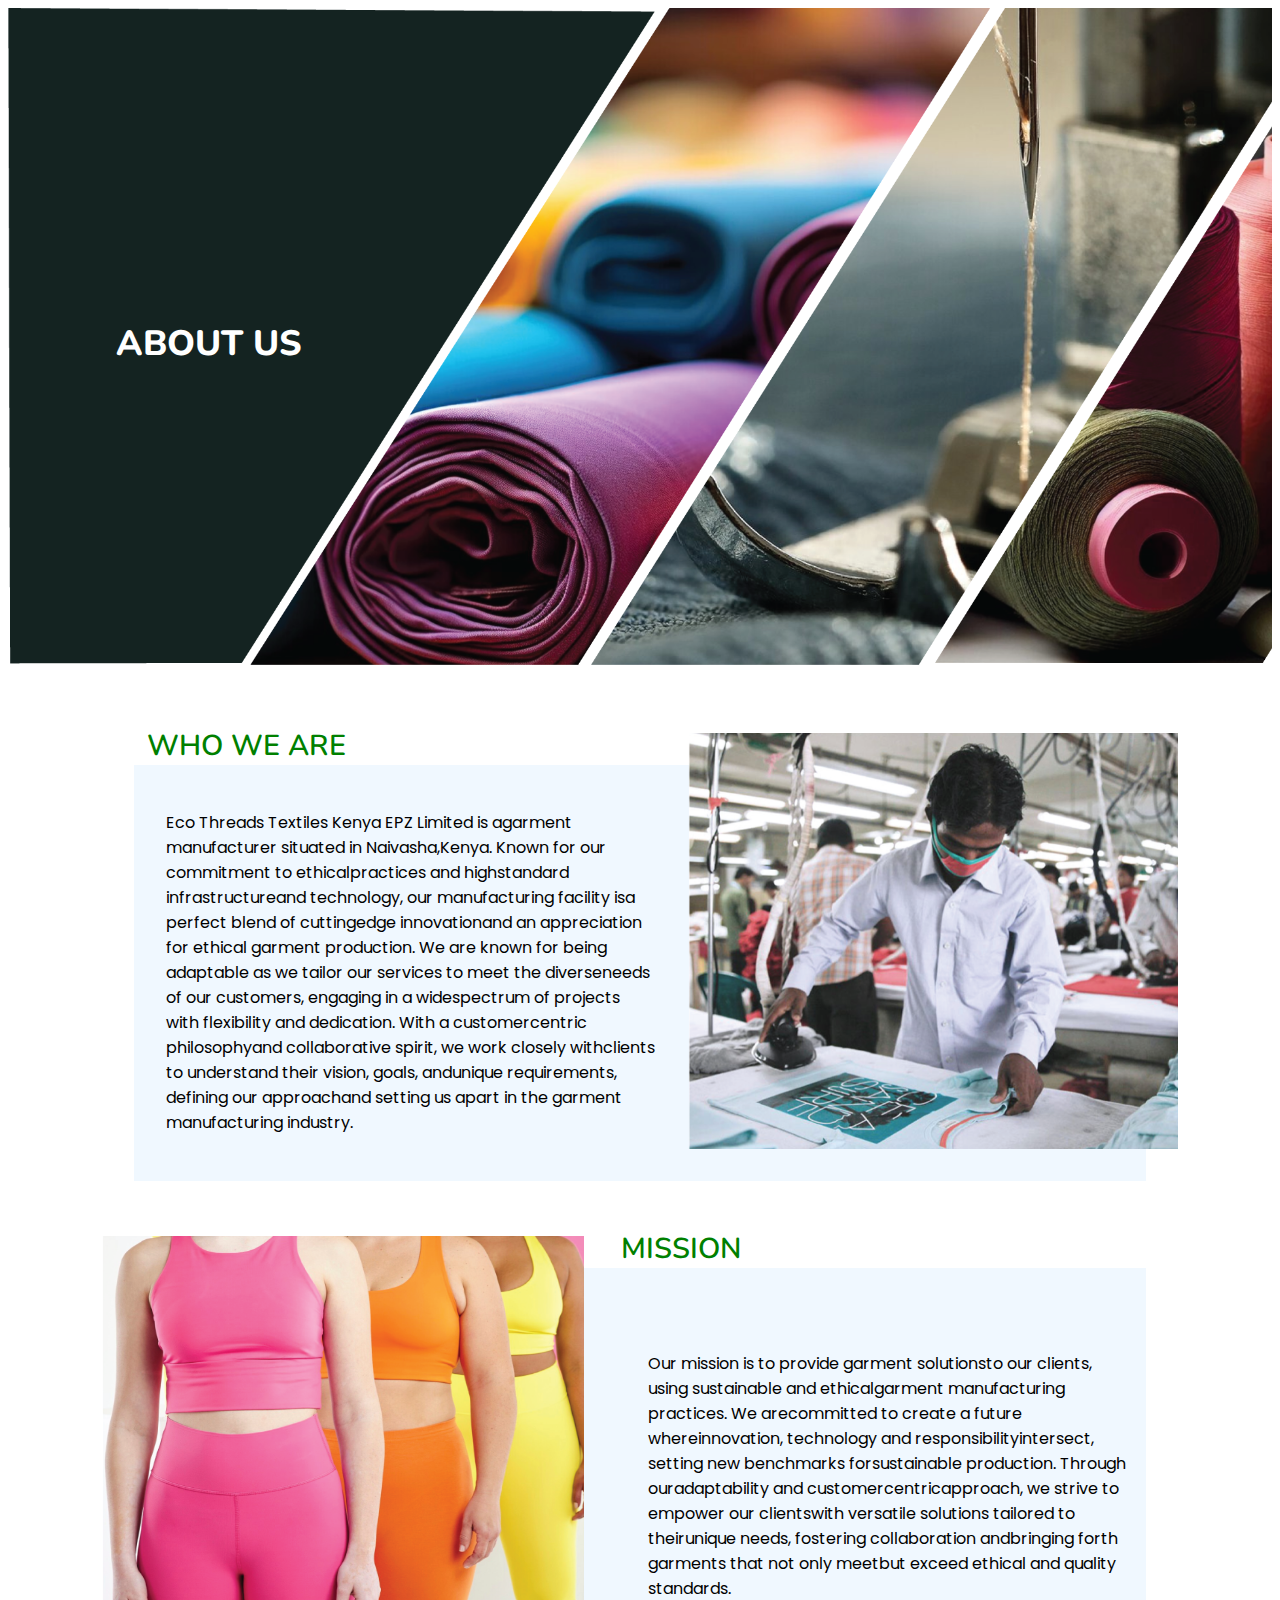
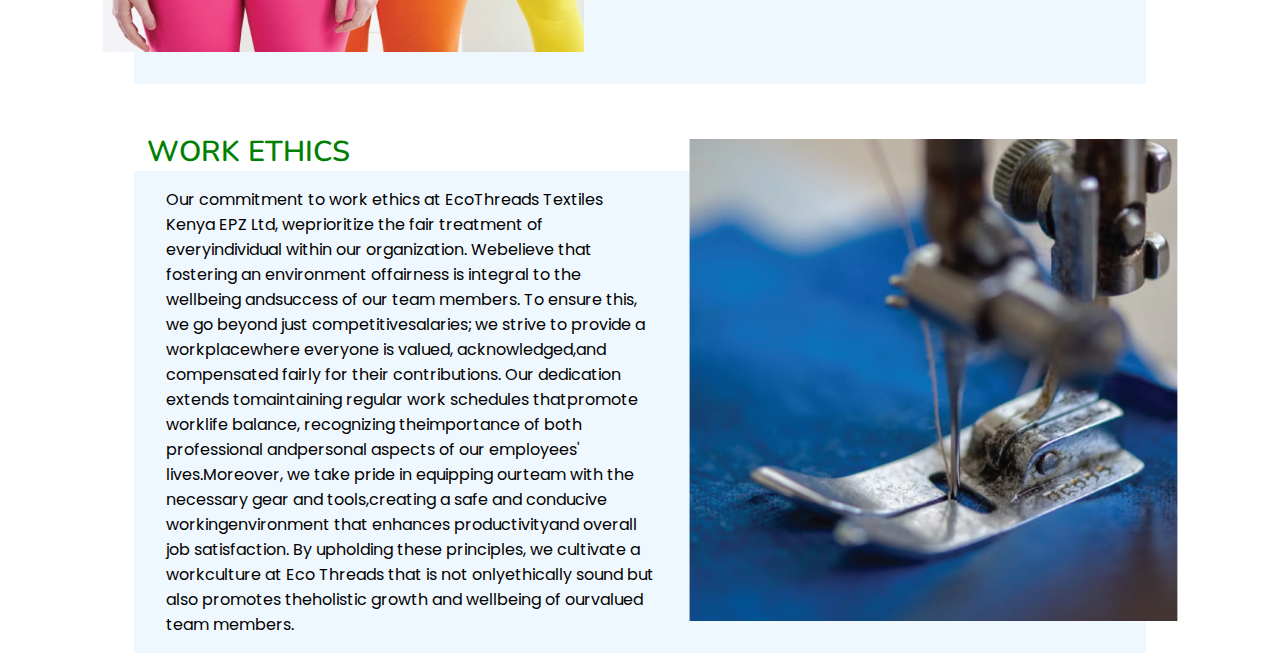
<file: about/index.html>
<!DOCTYPE html>
<html lang="en">
<head>
   <meta charset="UTF-8">
   <meta name="viewport" content="width=device-width, initial-scale=1.0">
   <title>Document</title>
   <link rel="stylesheet" href="./style.css">

   <link rel="preconnect" href="https://fonts.googleapis.com">
   <link rel="preconnect" href="https://fonts.gstatic.com" crossorigin>
   <link href="https://fonts.googleapis.com/css2?family=Lato:ital,wght@0,100;0,300;0,400;0,700;0,900;1,100;1,300;1,400;1,700;1,900&family=Noto+Sans+Devanagari:wght@100..900&family=Open+Sans:ital,wght@0,300..800;1,300..800&family=Poppins:ital,wght@0,100;0,200;0,300;0,400;0,500;0,600;0,700;0,800;0,900;1,100;1,200;1,300;1,400;1,500;1,600;1,700;1,800;1,900&display=swap" rel="stylesheet">

   <link rel="preconnect" href="https://fonts.googleapis.com">
   <link rel="preconnect" href="https://fonts.gstatic.com" crossorigin>
   <link href="https://fonts.googleapis.com/css2?family=Lato:ital,wght@0,100;0,300;0,400;0,700;0,900;1,100;1,300;1,400;1,700;1,900&family=Noto+Sans+Devanagari:wght@100..900&family=Nunito:ital,wght@0,200..1000;1,200..1000&family=Open+Sans:ital,wght@0,300..800;1,300..800&family=Poppins:ital,wght@0,100;0,200;0,300;0,400;0,500;0,600;0,700;0,800;0,900;1,100;1,200;1,300;1,400;1,500;1,600;1,700;1,800;1,900&display=swap" rel="stylesheet">
</head>
<body>
   <section>
      <div class="about">
         <div class="about-layout">
            <img
               src="./images/Hero-image.png"
               alt="about-image"
               loading="lazy"
               class="about-layout-image hidden-small"
            />
            <img
              src="./images/Hero-image1.png"
              alt="about-image"
              loading="lazy"
              class="about-layout-image hidden-large"
             />

             <div class="about-layout-text">
               ABOUT US
             </div>
         </div>

         <div class="about-cards">
            <div class="about-cards-container">
               <div class="about-cards-h1">WHO WE ARE</div>
               <div class="about-cards-content">
                  <div class="about-cards-image-container-small hidden-large">
                     <img 
                       src="./images/Picture-1-.png"
                       alt="who-we-are"
                       loading="lazy"
                       class="about-cards-image-small"
                     />
                  </div>  
               <div  class="about-cards-text-p">
                  Eco Threads Textiles Kenya EPZ Limited is agarment manufacturer situated in Naivasha,Kenya. Known for our commitment to ethicalpractices and highstandard infrastructureand technology, our manufacturing facility isa perfect blend of cuttingedge innovationand an appreciation for ethical garment production. We are known for being adaptable as we tailor our services to meet the diverseneeds of our customers, engaging in a widespectrum of projects with flexibility and dedication. With a customercentric philosophyand collaborative spirit, we work closely withclients to understand their vision, goals, andunique requirements, defining our approachand setting us apart in the garment manufacturing industry.
               </div>
               <div class="about-cards-image-container hidden-small">
                  <img 
                    src="./images/Picture-1-.png"
                    alt="who-we-are"
                    loading="lazy"
                    class="about-cards-image image-right hidden-small"
                  />
               </div>                
            </div>
            </div>

            <div class="about-cards-container">
               <div class="about-cards-h1 mission-h1">MISSION</div> 
               <div class="about-cards-content">
                  <div class="about-cards-image-container-small hidden-large "> 
                     <img 
                       src="./images/Picture-2.png"
                       alt="who-we-are"
                       loading="lazy"
                       class="about-cards-image-small"
                     />
                  </div> 
                  <div class="about-cards-image-container hidden-small">
                     <img 
                       src="./images/Picture-2.png"
                       alt="who-we-are"
                       loading="lazy"
                       class="about-cards-image image-left hidden-small"
                     />
                  </div>  
               <div  class="about-cards-text-p pr">
                  Our mission is to provide garment solutionsto our clients, using sustainable and ethicalgarment manufacturing practices. We arecommitted to create a future whereinnovation, technology and responsibilityintersect, setting new benchmarks forsustainable production. Through ouradaptability and customercentricapproach, we strive to empower our clientswith versatile solutions tailored to theirunique needs, fostering collaboration andbringing forth garments that not only meetbut exceed ethical and quality standards.
               </div>              
            </div>
            </div>

            <div class="about-cards-container">
               <div class="about-cards-h1 about-cards-h1s">WORK ETHICS</div>
               <div class="about-cards-content">
                  <div class="about-cards-image-container-small hidden-large">
                     <img 
                       src="./images/Picture-3.png"
                       alt="who-we-are"
                       loading="lazy"
                       class="about-cards-image-small"
                     />
                  </div>  
               <div  class="about-cards-text-p about-cards-text-ps">
                  Our commitment to work ethics at EcoThreads Textiles Kenya EPZ Ltd, weprioritize the fair treatment of everyindividual within our organization. Webelieve that fostering an environment offairness is integral to the wellbeing andsuccess of our team members. To ensure this, we go beyond just competitivesalaries; we strive to provide a workplacewhere everyone is valued, acknowledged,and compensated fairly for their contributions. Our dedication extends tomaintaining regular work schedules thatpromote worklife balance, recognizing theimportance of both professional andpersonal aspects of our employees' lives.Moreover, we take pride in equipping ourteam with the necessary gear and tools,creating a safe and conducive workingenvironment that enhances productivityand overall job satisfaction. By upholding these principles, we cultivate a workculture at Eco Threads that is not onlyethically sound but also promotes theholistic growth and wellbeing of ourvalued team members.
               </div>
               <div class="about-cards-image-container hidden-small">
                  <img 
                    src="./images/Picture-3.png"
                    alt="who-we-are"
                    loading="lazy"
                    class="about-cards-image image-right-b  hidden-small"
                  />
               </div>                
            </div>
            </div>
         </div>
      </div>
   </section>
</body>
</html>
</file>
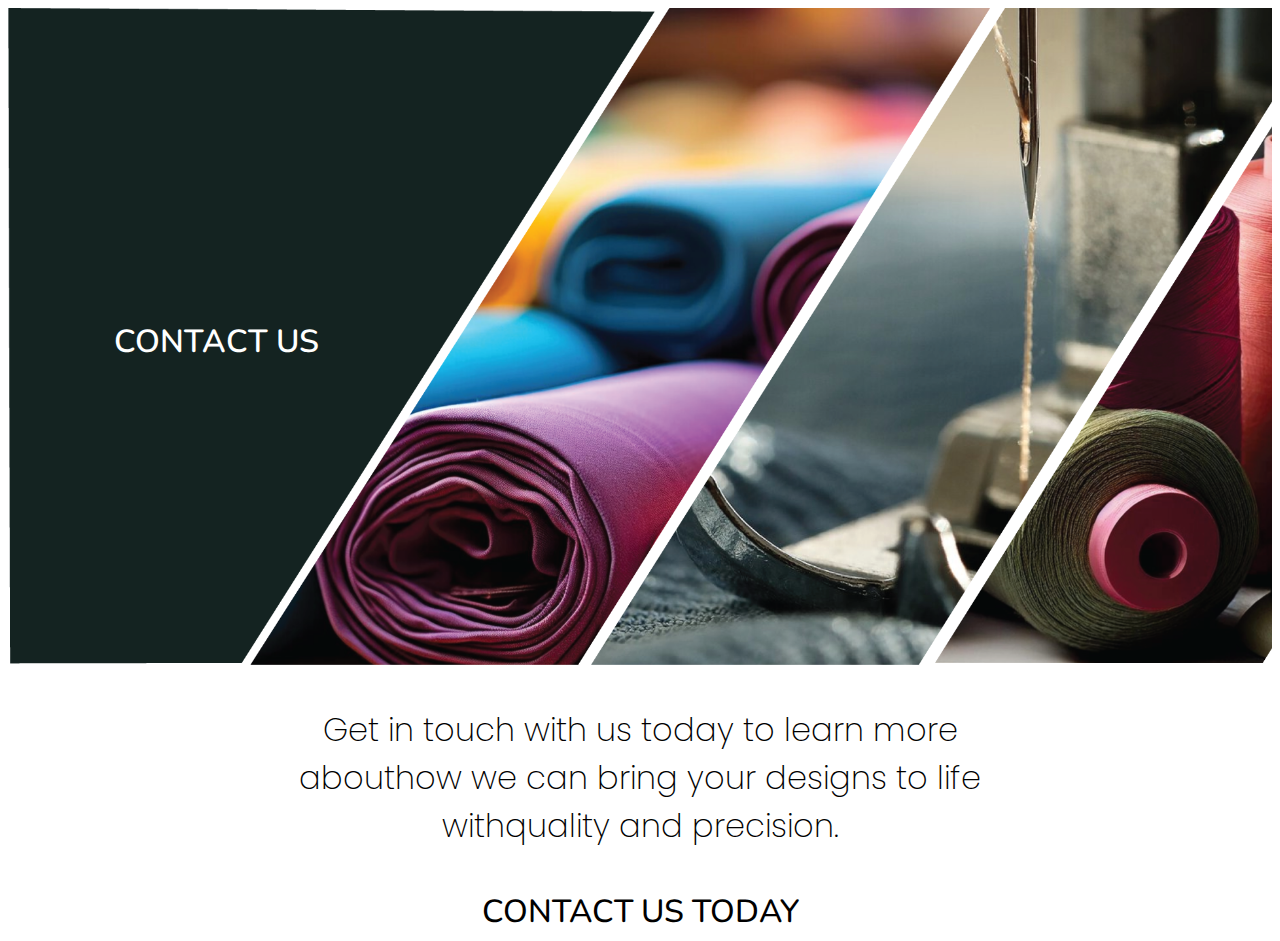
<file: contact/index.html>
<!DOCTYPE html>
<html lang="en">
<head>
   <meta charset="UTF-8">
   <meta name="viewport" content="width=device-width, initial-scale=1.0">
   <title>Document</title>
   <link rel="stylesheet" href="./style.css">

   <link rel="preconnect" href="https://fonts.googleapis.com">
   <link rel="preconnect" href="https://fonts.gstatic.com" crossorigin>
   <link href="https://fonts.googleapis.com/css2?family=Lato:ital,wght@0,100;0,300;0,400;0,700;0,900;1,100;1,300;1,400;1,700;1,900&family=Noto+Sans+Devanagari:wght@100..900&family=Open+Sans:ital,wght@0,300..800;1,300..800&family=Poppins:ital,wght@0,100;0,200;0,300;0,400;0,500;0,600;0,700;0,800;0,900;1,100;1,200;1,300;1,400;1,500;1,600;1,700;1,800;1,900&display=swap" rel="stylesheet">

   <link rel="preconnect" href="https://fonts.googleapis.com">
   <link rel="preconnect" href="https://fonts.gstatic.com" crossorigin>
   <link href="https://fonts.googleapis.com/css2?family=Lato:ital,wght@0,100;0,300;0,400;0,700;0,900;1,100;1,300;1,400;1,700;1,900&family=Noto+Sans+Devanagari:wght@100..900&family=Nunito:ital,wght@0,200..1000;1,200..1000&family=Open+Sans:ital,wght@0,300..800;1,300..800&family=Poppins:ital,wght@0,100;0,200;0,300;0,400;0,500;0,600;0,700;0,800;0,900;1,100;1,200;1,300;1,400;1,500;1,600;1,700;1,800;1,900&display=swap" rel="stylesheet">

</head>
<body>
   <section>
      <div class="contact-layout">
         <div class="contact-layout-content">
            <img
              src="./image/Hero-image.png"
              alt="contact-homepage"
              class="contact-layout-image hidden-sm"
              loading="lazy"
            />

            <img
            src="./image/Hero-image1.png"
            alt="contact-homepage"
            class="contact-layout-image hidden-lg"
            loading="lazy"
          />
            <div class="contact-layout-text">
               CONTACT US
            </div>
         </div>

         <div class="contact-card">
            <div class="contact-text-h1">
               Get in touch with us today to learn more abouthow we can bring your designs to life withquality and precision.
            </div>

            <div class="contact-text-h2">
               CONTACT US TODAY
            </div>
         </div>
      </div>
   </section>
</body>
</html>
</file>
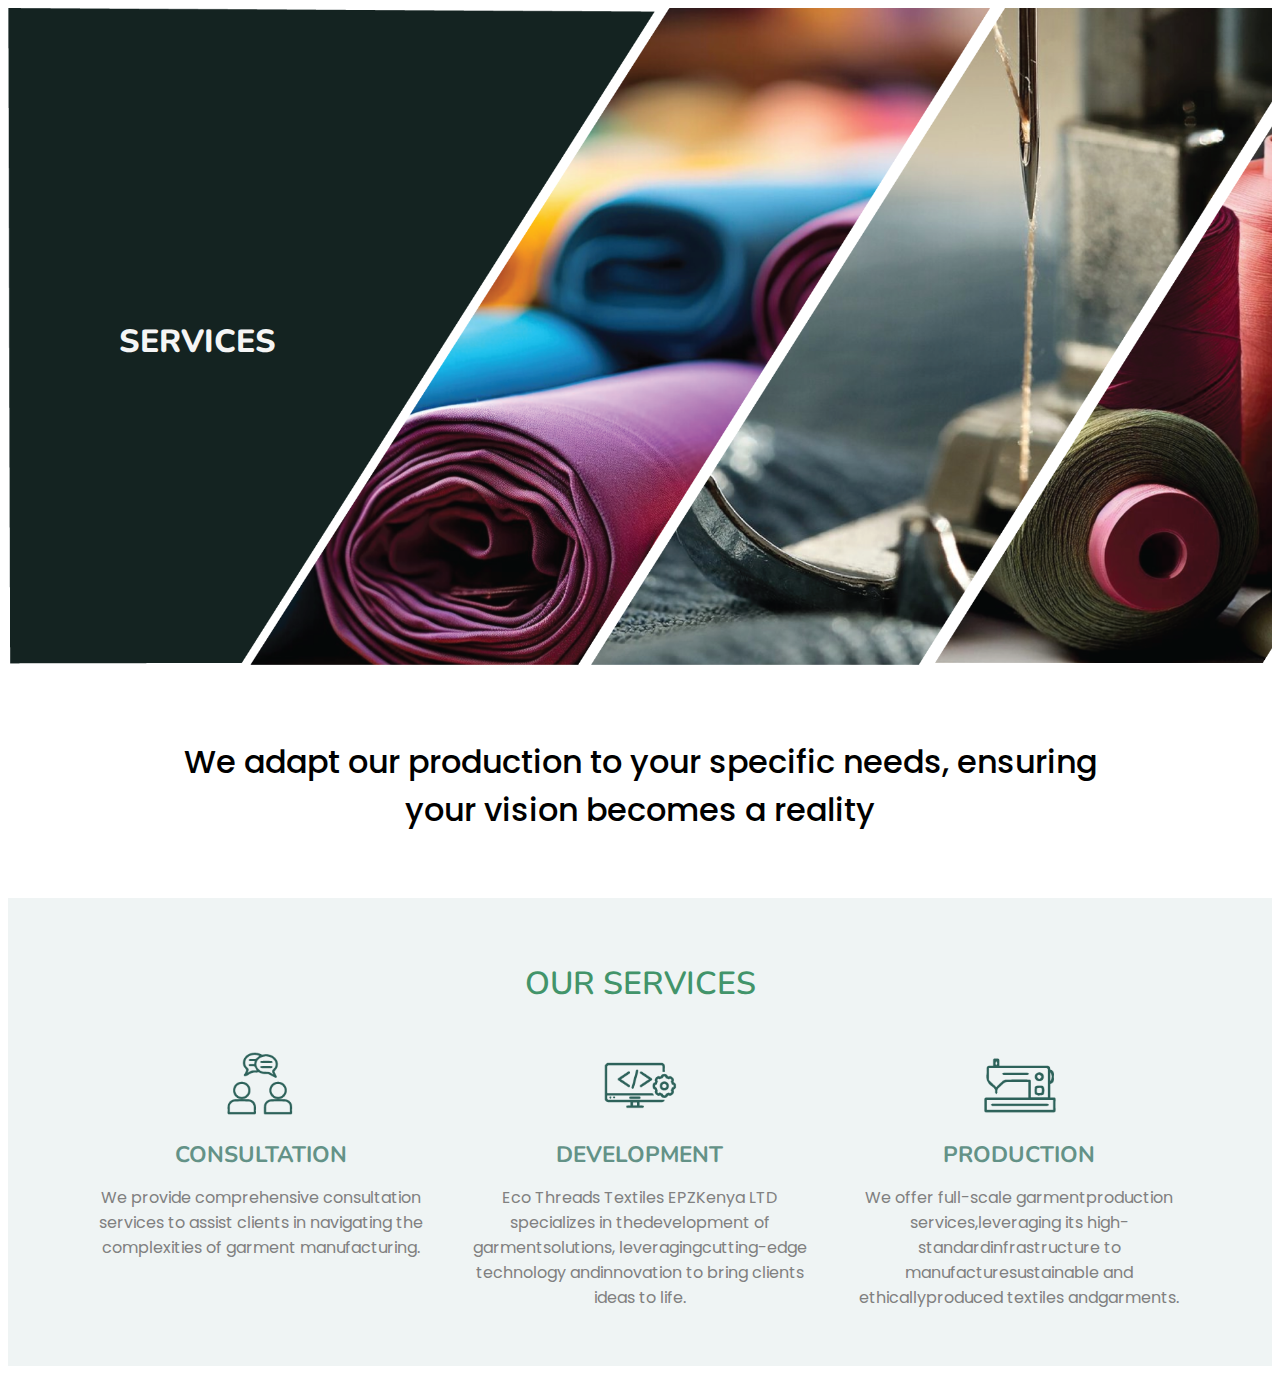
<file: services/index.html>
<!DOCTYPE html>
<html lang="en">
<head>
   <meta charset="UTF-8">
   <meta name="viewport" content="width=device-width, initial-scale=1.0">
   <title>Document</title>
   <link rel="stylesheet" href="./style.css">
   <link rel="stylesheet" href="../home/style.css">

   <link rel="preconnect" href="https://fonts.googleapis.com">
   <link rel="preconnect" href="https://fonts.gstatic.com" crossorigin>
   <link href="https://fonts.googleapis.com/css2?family=Lato:ital,wght@0,100;0,300;0,400;0,700;0,900;1,100;1,300;1,400;1,700;1,900&family=Noto+Sans+Devanagari:wght@100..900&family=Open+Sans:ital,wght@0,300..800;1,300..800&family=Poppins:ital,wght@0,100;0,200;0,300;0,400;0,500;0,600;0,700;0,800;0,900;1,100;1,200;1,300;1,400;1,500;1,600;1,700;1,800;1,900&display=swap" rel="stylesheet">

   <link rel="preconnect" href="https://fonts.googleapis.com">
   <link rel="preconnect" href="https://fonts.gstatic.com" crossorigin>
   <link href="https://fonts.googleapis.com/css2?family=Lato:ital,wght@0,100;0,300;0,400;0,700;0,900;1,100;1,300;1,400;1,700;1,900&family=Noto+Sans+Devanagari:wght@100..900&family=Nunito:ital,wght@0,200..1000;1,200..1000&family=Open+Sans:ital,wght@0,300..800;1,300..800&family=Poppins:ital,wght@0,100;0,200;0,300;0,400;0,500;0,600;0,700;0,800;0,900;1,100;1,200;1,300;1,400;1,500;1,600;1,700;1,800;1,900&display=swap" rel="stylesheet">
</head>
<body>
   <section>
      <div class="services">
         <div class="services-layout">
            <img
              src="./images/Hero-image.png"
              alt="services-homepage"
              class="services-page-image large"
              loading="lazy"
            />

            <img
              src="./images/Hero-image1.png"
              alt="services-homepage"
              class="services-page-image small"
              loading="lazy"
             />

            <div class="services-layout-text">
               <div  class="services-layout-h1">SERVICES</div>
            </div>
         </div>

         <div class="services-adapt-card">
            <div class="services-adapt-card-h1">
               We adapt our production to your specific needs, ensuring your vision becomes a reality
            </div>
         </div>

         <div class="services-our-container">
            <div class="heading services-our-h1">OUR SERVICES</div>
            <div class="services-our-cards">
               <div class="services-our-card">
                  <img
                    src="./images/Icon-1.png"
                    alt="icon-1"
                    class="services-icons"
                  />
                  <div class="services-our-h2">CONSULTATION</div>
                  <div class="services-our-p">
                     We provide comprehensive
                     consultation services to assist
                     clients in navigating the
                     complexities of garment
                     manufacturing. 
                  </div>
               </div>

               <div class="services-our-card">
                  <img
                    src="./images//Icon-2.png"
                    alt="icon-2"
                    class="services-icons"
                  />
                  <div class="services-our-h2">DEVELOPMENT</div>
                  <div class="services-our-p">
                     Eco Threads Textiles EPZKenya LTD specializes in thedevelopment of garmentsolutions, leveragingcutting-edge technology andinnovation to bring clients ideas to life. 
                  </div>
               </div>

               <div class="services-our-card">
                  <img
                    src="./images/Icon-3.png"
                    alt="icon-3"
                    class="services-icons"
                  />
                  <div class="services-our-h2">PRODUCTION</div>
                  <div class="services-our-p">
                     We offer full-scale garmentproduction services,leveraging its high-standardinfrastructure to manufacturesustainable and ethicallyproduced textiles andgarments.
                  </div>
               </div>
            </div>
         </div>
      </div>
   </section>
</body>
</html>
</file>
<file: about/style.css>
body{
   font-family: "Poppins", sans-serif;
}

.about-layout-image{
   width: 100%;
   max-height: 80vh;
}

@media only screen and (min-width: 600px){
   .hidden-large {
      display: none;
   }
}

@media only screen and (max-width: 600px){
   .hidden-small {
      display: none;
   }
}

.about-layout{
   position: relative;
   font-size: 1.6rem;
   font-weight: 600;
}

.about-layout-text{
   font-size: 1.6rem;
   font-family: "Nunito", sans-serif;
   color: white;
   position: absolute;
   bottom: 50%;
   left: 10%;
   transform: translate(-10%, 50%);
}

@media only screen and (min-width: 600px){
   .about-layout-text{
      font-size: 2rem;
      font-family: "Nunito", sans-serif;
      font-weight: 800;
      color: white;
      position: absolute;
      bottom: 50%;
      left: 10%;
      transform: translate(-10%, 50%);
   }
}

@media only screen and (min-width: 1030px){
   .about-layout-text{
      font-size: 2.2rem;
      font-weight: 800;
      font-family: "Nunito", sans-serif;
      color: white;
      position: absolute;
      bottom: 50%;
      left: 10%;
      transform: translate(-10%, 50%);
   }
}

.about-cards{
   width: 100%;
   display: flex;
   flex-direction: column;
   justify-content: center;
   align-items: center;
}

.about-cards-container{
  padding-top: 1rem;
  margin-right: 0%;
  padding-right: 10%;
  padding-left: 10%;
  height:auto;
}

@media only screen and (max-width: 600px){
   .about-cards-container{
      padding-top: 1rem;
      margin-right: 0%;
      padding-right: 0%;
      padding-left: 0%;
      height:auto;
    }
}

.about-cards-content{
   height: 100%;
   display: flex;
   background-color: rgb(240, 248, 255);
}

.about-cards-image{
   height: auto;
   width: 100%;
}

.about-small-cont{
   display:flex;
   width: 100%;
   position: relative;
}

.about-cards-h1{
   width: auto;
   font-size: 1.5rem;
   padding-left: 0.8rem;
   padding-right: 0.8rem;
   padding-top: 2rem;
   color:green;
}

.mission-h1{
   text-align: end;
   padding-right: 35vw;
}

.about-cards-text-p{
   height: auto;
   width: 100%;
   padding-left: 0.8rem;
   padding-top: 2rem;
   padding-bottom: 1rem;
   padding-right: rem;
   font-size: 1.1rem;
   min-height: 30vw;
}

.about-cards-image-container{
   position: relative;
   width: 100%;
}

.image-right{
   position: absolute;
   top: -2rem;
   right: -2rem;
}

.image-left{
   position: absolute;
   top: -2rem;
   left: -2rem;
}

.image-right-b{
   position: absolute;
   top: -2rem;
   right: -2rem;
}


@media only screen and (max-width: 600px){
   .mission-h1{
      text-align: start;
      padding-right: 0%;
   }

   .about-cards-h1{
      width: auto;
      font-size: 1.4rem;
      padding-left: 0.8rem;
      padding-right: 0.8rem;
      padding-top: 1rem;
      padding-bottom: 18%;
      color:green;
      font-family: "Nunito", sans-serif;
      font-weight: 700;
   }

   .about-cards-h1s{
      width: auto;
      font-size: 1.4rem;
      padding-left: 0.8rem;
      padding-right: 0.8rem;
      padding-top: 1.5rem;
      padding-bottom: 18%;
      color:green;
      font-family: "Nunito", sans-serif;
   }

   .about-cards-image-small{
      position: absolute;
      width: 80%;
      top: -15vw;
      left: -5%;
   }

   .about-cards-content{
      position: relative;
      height: 100%;
      width: 100%;
   }

   .about-cards-content{
      height: 100%;
      margin-left: 5%;
      width: auto;
      display: flex;
      background-color: rgb(240, 248, 255);
   }

   .about-cards-text-p{
      height: auto;
      width: 100%;
      padding-left: 0.8rem;
      padding-top: 70%;
      padding-bottom: 1rem;
      font-size: 0.9rem;
      font-weight: 400;
   }

   .about-cards-text-ps{
      height: auto;
      width: 100%;
      padding-left: 0.8rem;
      padding-top: 66%;
      padding-bottom: 1rem;
      font-size: 0.9rem;
   }

}

@media only screen and (min-width: 600px){
   .about-cards-image{
      height: 100%;
      width: 100%
   }

   .about-cards-container{
      padding-top: 1rem;
      margin-right: 0%;
      padding-right: 0.8rem;
      padding-left: 0.8rem;
      height:auto;
    }

    .about-cards-h1{
      width: auto;
      font-size: 1.8rem;
      font-weight: 600;
      padding-left: 0.8rem;
      padding-right: 0.8rem;
      padding-top: 2rem;
      color:green;
      font-family: "Nunito", sans-serif;
   }
   
   .mission-h1{
      text-align: end;
      padding-right: 30vw;
   }

   .about-cards-text-p{
      height: auto;
      width: 100%;
      padding-left: 0.8rem;
      padding-top: 2rem;
      padding-bottom: 1rem;
      padding-right: rem;
      font-size: 0.9rem;
      min-height: 30vw;
   }
}

@media only screen and (min-width: 850px){
   .about-cards-image{
      height: 100%;
      width: 100%
   }

   .about-cards-container{
      padding-top: 1rem;
      margin-right: 0%;
      padding-right: 5%;
      padding-left: 5%;
      height:auto;
    }

    .about-cards-text-p{
      height: auto;
      width: 100%;
      padding-top: 1rem;
      padding-left: 2rem;
      padding-bottom: 1rem;
      font-size: 1rem;
      display: flex;
      justify-content: center;
      align-items: center;
   }

   .pr{
     padding-right: 1rem;
   } 
      
}

@media only screen and (min-width: 1050px){
   .about-cards-container{
      padding-top: 1rem;
      margin-right: 0%;
      padding-right: 10%;
      padding-left: 10%;
      height:auto;
    }

    .about-cards-image{
      height: 100%;
      width: 100%;
   }

   .mission-h1{
      text-align: end;
      padding-right: 40%;
   }
}

@media only screen and (min-width: 1400px){
   .about-cards-container{
      padding-top: 1rem;
      margin-right: 0%;
      padding-right: 20%;
      padding-left: 20%;
      height:auto;
    }

    .about-cards-h1{
      width: auto;
      font-size: 2.5rem;
      font-weight: 600;
      padding-left: 0.8rem;
      padding-right: 0.8rem;
      padding-top: 3rem;
      color:green;
      font-family: "Nunito", sans-serif;
   }

    .mission-h1{
      text-align: end;
      padding-right: 20vw;
   }

    .about-cards-image{
      height: 100%;
      width: 100%;
   }

   .about-cards-text-p{
      height: auto;
      width: 100%;
      padding-top: 1rem;
      padding-left: 2rem;
      padding-bottom: 1rem;
      font-size: 1rem;
      display: flex;
      justify-content: center;
      align-items: center;
   }
}
</file>
<file: contact/style.css>
body{
   font-family: "Poppins", sans-serif;
}

.contact-layout-image{
  width: 100%;
  max-height: 80vh;
}

@media only screen and (max-width: 600px){
   .hidden-sm{
      display: none;
   }
}

@media only screen and (min-width: 600px){
   .hidden-lg{
      display: none;
   }  
}

.contact-layout-content{
   position: relative;
}

.contact-layout-text{
  font-family: "Nunito", sans-serif;
  position: absolute;
  color: white;
  bottom: 50%;
  left: 10%;
  font-size: 1.6rem;
  font-weight: 600;
  transform: translate(-10%, 50%);
}

.contact-card{
   text-align: center;
}
.contact-text-h1{
   font-size: 1.2rem;
   font-weight: 300;
   padding-top: 1.3rem;
}

.contact-text-h2{
   font-size: 1.2rem;
   padding-top: 2rem;
   font-weight: 600;
   font-family: "Nunito", sans-serif;
}

@media only screen and (min-width: 600px){
   
   .contact-card{
      text-align: center;
      padding-left: 20vw;
      padding-right: 20vw;
   }

   .contact-text-h1{
      font-size: 2rem;
      font-weight: 200;
      padding-top: 2rem;
   }
   
   .contact-text-h2{
      font-size: 2rem;
      padding-top: 2.5rem;
      font-weight: 500;
   }
}

@media only screen and (min-width: 600px){
   .contact-layout-text{
      font-family: "Nunito", sans-serif;
      position: absolute;
      color: white;
      bottom: 50%;
      left: 10%;
      font-size: 2rem;
      font-weight: 600;
      transform: translate(-10%, 50%);
    }
}

@media only screen and (min-width: 1300px){
   .contact-layout-text{
      font-family: "Nunito", sans-serif;
      position: absolute;
      color: white;
      bottom: 50%;
      left: 10%;
      font-size: 2.2rem;
      font-weight: 700;
      transform: translate(-10%, 50%);
    }

   .contact-card{
      text-align: center;
      padding-left: 20vw;
      padding-right: 20vw;
   }

   .contact-text-h1{
      font-size: 2.5rem;
      font-weight: 200;
      padding-top: 2rem;
   }
   
   .contact-text-h2{
      font-size: 2.5rem;
      padding-top: 3rem;
      font-weight: 500;
   }
}
</file>
<file: services/style.css>
body{
   font-family: "Poppins", sans-serif;
}

.services-page-image{
   width: 100%;
   max-height: 80vh;
}

@media only screen and (min-width: 800px){
   .small{
      display: none;
   }
}

@media only screen and (max-width: 800px){
   .large{
      display: none;
   }
}

.services-layout{
   height: 100%;
   width: 100%;
   position: relative;
   color: white;
}

.services-layout-text{
   position: absolute;
   left: 10%;
   bottom: 50%;
   transform: translate(-10%, 50%);
}

.services-layout-h1{
   color: whitesmoke;
   font-weight: 800;
   font-size: 1.6rem;
   font-family: "Nunito", sans-serif;
}

.services-adapt-card{
   height: 100%;
   padding-left: 0.8rem;
   padding-right: 0.8rem;
   padding-top: 1rem;
   padding-bottom: 1rem;
}

.services-adapt-card-h1{
   font-weight: 400;
   font-size: 1.2rem;
   padding-top: 0.3rem;
   text-align: center;
}

.services-our-h1{
   text-align: center;
   padding-bottom: 2rem;
   padding-top: 2rem;
   font-size: 1.6rem;
   font-weight: 800;
   color: #42946A;
   font-family: "Nunito", sans-serif;
}

.services-our-container{
   height: 100%;
   padding-left: 0.8rem;
   padding-right: 0.8rem;
   padding-top: 1rem;
   padding-bottom: 1rem;
   background-color: #EFF4F4;
}

.services-our-card{
   width: 100%;
   height: 100%;
   display: flex;
   flex-direction: column;
   justify-content: center;
   align-items: center;
}

.services-icons{
   height: 5rem;
   padding-bottom: 0.4rem;
}

.services-our-h2{
   padding-bottom: 0.4rem;
   padding-top: 0.5rem;
   font-weight: 800;
   font-size: 1.2rem;
   color: #639287;
   font-family: "Nunito", sans-serif;
}

.services-our-p{
   font-size: 1rem;
   font-weight: 400;
   color: gray;text-align: center;
   padding-bottom: 2rem;
   padding-top: 0.2rem;
}

@media only screen and (min-width: 600px){
   .services-layout-h1{
      color: whitesmoke;
      font-weight: 800;
      font-size: 2rem;
      font-family: "Nunito", sans-serif;
   }

   .services-our-cards{
      display: flex;
      flex-direction: column;
      width: 100%;
   }

   .services-our-container{
      height: 100%;
      padding-left: 5%;
      padding-right: 5%;
      padding-top: 1rem;
      padding-bottom: 1rem;
      background-color: #EFF4F4;
   }

   .services-adapt-card-h1{
      font-weight: 500;
      font-size: 2rem;
      padding-top: 1rem;
      padding-bottom: 1rem;
      text-align: center;
   }
    
   .services-our-h1{
      text-align: center;
      padding-bottom: 2rem;
      padding-top: 3rem;
      font-size: 2.2rem;
   }

   .services-our-h2{
      padding-bottom: 0.4rem;
      font-weight: 700;
      font-size: 1.6rem;
   }
   
   .services-our-p{
      font-size: 1.2rem;
      font-weight: 400;
   }

   .services-our-card{
      width: 100%;
      height: 100%;
      display: flex;
      flex-direction: column;
      justify-content: center;
      align-items: center;
      padding: 0.5rem;
      text-align: center;
   }
}

@media only screen and (min-width: 1000px){
   .services-our-cards{
      display: flex;
      flex-direction: row;
      width: 100%;
   }

   .services-our-container{
      height: 100%;
      padding-left: 5%;
      padding-right: 5%;
      padding-top: 1rem;
      padding-bottom: 1rem;
      width: auto;
      display: flex;
      flex-direction: column;
      justify-content: center;
      align-items: center;
   }

   .services-adapt-card-h1{
      font-weight: 500;
      font-size: 2rem;
      padding-top: 3rem;
      padding-bottom: 3rem;
      text-align: center;
      padding-left: 10%;
      padding-right: 10%;
   }

   .services-our-h2{
      padding-bottom: 0.4rem;
      font-weight: 700;
      font-size: 1.4rem;
   }
   
   .services-our-p{
      padding-top: 0.5rem;
      font-size: 1rem;
      font-weight: 400;
   }
}

@media only screen and (min-width: 1500px){
   .services-our-container{
      height: 100%;
      padding-left: 10%;
      padding-right: 10%;
      padding-top: 2.5rem;
      padding-bottom: 2rem;
   }

   .services-layout-h1{
      color: whitesmoke;
      font-weight: 800;
      font-size: 2.2rem;
      font-family: "Nunito", sans-serif;
   }

   .services-our-card{
      width: 100%;
      height: 100%;
      display: flex;
      flex-direction: column;
      justify-content: center;
      align-items: center;
      padding: 1rem;
      text-align: center;
   }

   .services-adapt-card-h1{
      font-weight: 500;
      font-size: 2rem;
      padding-top: 4rem;
      padding-bottom: 4rem;
      text-align: center;
      padding-left: 20%;
      padding-right: 20%;
   }
}
</file>
<file: home/style.css>
body{
   font-family: "Poppins", sans-serif;
}

.home-page{
   height: 100%;
   width: 100%;
   position: relative;
}

.heading{
   font-size: 1.6rem;
   font-weight: 600;
   font-family: "Nunito", sans-serif;
}

@media only screen and (min-width: 600px){
   .heading{
      font-size: 2rem;
      font-weight: 600;
      font-family: "Nunito", sans-serif;
   }
}

@media only screen and (min-width: 850px){
   .heading{
      font-size: 2rem;
      font-weight: 600;
      font-family: "Nunito", sans-serif;
   }
}
/* ============================================================NAVBAR========================================================= */

.navbar{
   position: absolute;
   top: 0;
}

.navbar-bg-image{
   width: 100%;
   min-height: 2.5rem;
}

.navbar-contents{
   position: relative;
}

.navbar-container{
   position: absolute;
   bottom: 50%;
   left: 10%;
   transform: translate(-10%, 50%);
}

.navbar-content{
   width: 90vw;
   display: flex;
   justify-content: space-between;
   height: 100%;
   align-items: center;
}

.navbar-logo{
   margin-right: aut;
}

.navbar-logo-image{
   width: 20vw;
}

.navbar-logo-image{
   margin-right: auto;
   padding-left: 3rem;
}

.navbar-links{
   display: flex;
   margin-left: auto;
}

.navbar-links a{
   padding-right: 2rem;
   cursor: pointer;
   color: white;
}

.navbar-links a:hover{
   padding-right: 2rem;
   cursor: pointer;
   color:#42946A;
}

@media only screen and (max-width: 600px){
   .navbar-links {
      display: none;
   }

   .navbar-logo-image{
      width: 30vw;
   }

   .navbar-logo-image{
      margin-right: auto;
      padding-left: 1rem;
   }
}

.toggled-nav{
   background-color: white;
   height: 100%;
   width: 100%;
   display: none;
}

.toggle-nav{
   position: fixed;
   z-index: 100;
   width: 100%;
   height: 100vh;
   background-color: white;
   display: flex;
   flex-direction: column;
   justify-content: flex-start;
   align-items: center;
   padding-top: 40%;
   top: 0;
}

.toggle-nav-cont{
   display: flex;
   flex-direction: column;
}

.toggle-back{
   position: absolute;
   right: 5%;
   top: 2%;
}

.toggle-nav a{
   padding-bottom: 1rem;
   font-size: 1rem;
   font-weight: 500;
   text-align: center;
   cursor: pointer;
}

.menu-icon{
   height: 24px;
   width: 24px;
   cursor: pointer;
   padding-right: 1rem;
}



.x-icon{
   height: 24px;
   width: 24px;
   cursor: pointer;
}

@media only screen and (min-width: 600px){
   .menu-icon{
      display: none;
   }
}


/* ==========================================================HOME-PAGE========================================================== */


.home-page-image{
   width: 100%;
   max-height: 80vh;
}

@media only screen and (min-width: 600px){
  .hidden-large{
     display: none;
  }
}

@media only screen and (max-width: 600px){
   .hidden-small{
      display: none;
   }
}

.homepage-image-container{
   width: 100%;
   height: 100%;
   position: relative;
}


.home-overlay-text{
   position: absolute;
   color: white;
   top: 55%;
   left: 10%;
   font-family: "Nunito", sans-serif;
   transform: translate(-10%, -50%);
}

.home-overlay-h1{
  font-size: 1rem;
  font-weight: 600;
}

.home-overlay-h2{
   font-size: 1.2rem;
   margin-top: 1rem;
   font-weight: 800;
}

.home-overlay-button{
   margin-top: 2rem;
   cursor: pointer;
}

.home-overlay-button a{
   background-color: #42946A;
   font-size: 0.8rem;
   font-weight: 600;
   padding: 0.6rem;
}

.home-overlay-button a:hover {
   background-color: white;
   color: #42946A;
   transition: 0.5s ease;
}

@media only screen and (min-width: 600px){
   .home-overlay-h1{
      font-size: 1rem;
      font-weight: 600;
    }
    
    .home-overlay-h2{
       font-size: 1.2rem;
       margin-top: 1rem;
       font-weight: 800;
    }

    .home-overlay-text{
      position: absolute;
      color: white;
      top: 55%;
      left: 5%;
      transform: translate(-5%, -50%);
   }

   .home-overlay-button a{
      background-color: #42946A;
      font-size: 0.9rem;
      font-weight: 700;
      padding: 0.6rem;
      padding-bottom: 0.8rem;
      padding-top: 0.8rem;
   }

}

@media only screen and (min-width: 830px){
   .home-overlay-h1{
      font-size: 1.2rem;
      font-weight: 600;
    }
    
    .home-overlay-h2{
       font-size: 1.4rem;
       margin-top: 1rem;
       font-weight: 800;
    }

    .home-overlay-button a{
      background-color: #42946A;
      font-size: 0.9rem;
      font-weight: 700;
      padding: 0.6rem;
   }
}

@media only screen and (min-width: 1100px){
   .home-overlay-h1{
      font-size: 1.6rem;
      font-weight: 600;
    }
    
    .home-overlay-h2{
       font-size: 1.8rem;
       margin-top: 1rem;
       font-weight: 800;
    }
}

@media only screen and (min-width: 1400px){
   .home-overlay-h1{
      font-size: 1.6rem;
      font-weight: 600;
    }
    
    .home-overlay-h2{
       font-size: 2rem;
       margin-top: 1rem;
       font-weight: 800;
    }
}


/* =======================================================================WHO WE ARE======================================================= */

.who-we-are{
   background-color: white;
   padding-left: 10%;
   padding-top: 3rem;
   padding-bottom: 1rem;
}

.who-we-are-title{
   padding-top: 0rem;
}

.who-we-are-section{
   display: flex;
   height: 100%;
   justify-content: center;
   align-items: center;
}

.who-we-are-paragraph{
   padding-top: 0.5rem;
   font-weight: 300;
   font-size: 1rem;
}

.who-we-are-cards{
   display: grid;
   grid-template-columns: repeat(2, 1fr);
   width: 100%;
   padding-top: 1rem;
   padding-bottom: 1rem;
}

.who-we-are-content{
    display:flex;
    height: auto;
    width: auto;
    justify-content: start;
    align-items: center;
}

 .who-we-are-icon-text{
   font-size: 0.9rem;
   font-weight: 600;
   padding-left: 0.5rem;
 }


.r{
   border-right: 1px solid #42946A;
}

.l{
   border-left: 1px solid #42946A;
}

.b{
   border-bottom: 1px solid #42946A;
   padding-bottom: 1rem;
}

.t{
   border-top: 1px solid #42946A;
}

.pt{
   padding-top: 1rem;
}

.pl{
   padding-left: 1.5rem;
}

.who-we-are-button{
   padding-top: 1rem;
   transition: 0.5s ease;
}

.who-we-are-button a{
   background-color: #EFF4F4;
   padding: 0.6rem;
   color: #42946A;
   cursor: pointer;
   font-size: 0.9rem;
   font-weight: 600;
}

.who-we-are-button a:hover{
   background-color: #42946A;
   color: #EFF4F4;
   transition: 0.5s ease;
}

.who-we-are-image{
   height: auto;
   width: 48vw;
}


@media only screen and (max-width: 850px){
   .who-we-are{
      padding-left: 0.8rem;
      padding-right: 0.8rem;
      padding-top: 1.8rem;
   }

   .who-we-are-content{
      display:flex;
      height: auto;
      width: auto;
      justify-content: start;
      align-items: center;
  }

   .who-we-are-title{
      padding-top: 0rem;
   }

   .who-we-are-section{
      display: flex;
      flex-direction: column;
   }

   .who-we-are-image{
      width: 100%;
      padding-top: 2rem;
   }

   .who-we-are-cards{
      display: grid;
      grid-template-columns: repeat(2, 1fr);
      width: 100%;
      padding-top: 1.8rem;
      padding-bottom: 1.5rem;
   }

   .pl{
      padding-left: 1rem;
   }
}

@media only screen and (min-width: 600px){
   .who-we-are-paragraph{
      padding-top: 1rem;
      font-weight: 300;
      font-size: 1rem;
      padding-bottom: 1rem;
   }

   .who-we-are{
      padding-left: 5%;
      padding-right: 5%;
      padding-top: 2rem;
   }

   .who-we-are-icon-text{
      font-size: 0.9rem;
}

.who-we-are-cards{
   display: grid;
   grid-template-columns: repeat(2, 1fr);
   width: 100%;
   padding-top: 1.8rem;
   padding-bottom: 1.5rem;
}

.who-we-are-button{
   padding-top: 2.5rem;
   padding-bottom: 2rem;
   transition: 0.5s ease;
}

.who-we-are-button a{
   padding: 0.7rem;
   padding-left: 1rem;
   padding-right: 1rem;
   cursor: pointer;
   font-size: 1.1rem;
}
}

@media only screen and (min-width: 900px){
   .who-we-are-title{
      padding-top: 0%;
   }

   .who-we-are-paragraph{
      padding-top: 0.3rem;
      font-weight: 300;
      font-size: 1rem;
      padding-bottom: 0rem;
   }

   .who-we-are-button{
      padding-top: 2.5rem;
      padding-bottom: 0rem;
      transition: 0.5s ease;
   }

   .who-we-are-button a{
      padding: 0.5rem;
      padding-right: 1rem;
      padding-left: 1rem;
      cursor: pointer;
      font-size: 1.1rem;
   }

   .who-we-are{
      padding-left: 5%;
      padding-right: 0rem;
      padding-top: 2rem;
      padding-bottom: 4rem;
   }

   
   .who-we-are-icon-text{
      font-size: 0.9rem;
   }

   .who-we-are-container{
      padding-right: 0.8rem;
   }

   .who-we-are-image{
      height: auto;
      width: 50vw;
   }
}

@media only screen and (min-width: 1100px){
   .who-we-are-paragraph{
      padding-top: 1rem;
      font-weight: 300;
      font-size: 1.1rem;
      padding-bottom: 1rem;
   }

   .who-we-are-image{
      height: auto;
      width: 48vw;
   }

   .who-we-are{
      padding-left: 10%;
      padding-top: 2rem;
   }
}

@media only screen and (min-width: 1400px){
   .who-we-are-paragraph{
      padding-top: 1rem;
      font-weight: 300;
      font-size: 1.4rem;
      padding-bottom: 1rem;
   }

   .who-we-are-cards{
      display: grid;
      grid-template-columns: repeat(2, 1fr);
      width: 80%;
      padding-top: 2rem;
      padding-bottom: 1.5rem;
   }

   .who-we-are-button a{
      padding: 0.5rem;
      padding-right: 1rem;
      padding-left: 1rem;
      cursor: pointer;
      font-size: 1.1rem;
   }

   .who-we-are-icon-text{
      font-size: 1rem;
   }
}

/* =====================================================WHY CHOOSE US========================== */

.why-choose-us{
   padding-left: 5%;
   padding-right: 5%;
   background-color: rgb(245, 245, 245);
}

.why-choose-us-heading{
   text-align: center;
   padding-top: 3rem;
   padding-bottom: 2rem;
}

.why-choose-us-content{
   display: grid;
   grid-template-columns: repeat(2, 1fr);
   padding-bottom: 2rem;
}

.why-choose-us-card{
   height: auto;
   width: 100%;
   display: flex;
   flex-direction: column;
   justify-content: flex-start;
   align-items: center;
   padding-bottom: 2rem;
}

.why-choose-us-h1{
   width: 90%;
   padding-top: 0.5rem;
   font-weight: 600;
   font-size: 1.3rem;
   color: #42946A;
}

.why-choose-us-p{
   width: 90%;
   font-weight: 300;
   padding-top: 0.5rem;
   font-size: 1rem;
}

@media only screen and (min-width: 850px){
   .why-choose-us-h1{
      width: 80%;
      padding-top: 0.5rem;
      padding-bottom: 1rem;
      font-weight: 600;
      font-size: 1.2rem;
   }
   
   .why-choose-us-p{
      width: 80%;
      padding-top: 0.5rem;
      font-size: 1rem;
   }

   .why-choose-us{
      padding-left: 10%;
      padding-right: 10%;
      padding-bottom: 2rem;
   }
}

@media only screen and (max-width: 600px){
   .why-choose-us{
      padding-left: 0rem;
      padding-right: 0rem;
      padding-bottom: 0rem;
   }

   .why-choose-us-heading{
      text-align: center;
      padding-top: 2.2rem;
      padding-bottom: 1.6rem;
   }

   .why-choose-us-card{
      height: auto;
      width: 100%;
      display: flex;
      flex-direction: column;
      justify-content: flex-start;
      align-items: flex-start;
   }

   .why-choose-us-h1{
      width: 95%;
      padding-top: 0rem;
      font-weight: 600;
      font-size: 1rem;
      padding-left: 0.5rem;
   }
   
   .why-choose-us-p{
      width: 95%;
      font-weight: 300;
      padding-top: 0.3rem;
      font-size: 1rem;
      padding-left: 0.5rem;
   }
}


/* ==================================================================FOOTER=================================================================== */
.footer{
   height: 100%;
   padding-left: 15%;
   padding-right: 15%;
   background-color: #3F4040;
   color: white;
   margin-top: 3rem;
}

.footer-container{
   display: flex;
   padding-top: 4rem;
   padding-bottom: 4rem;
}

.footer-content-logo{
   width: 40%; 
}

.footer-logo-image{
   width: 100%;
}

.footer-links{
   display: flex;
   flex-direction: column;
   width: 100%;
}

.footer-links a{
   font-size: 0.9rem;
   text-decoration: none;
   padding-bottom: 1rem;
   cursor: pointer;
   text-align: center;
}

.footer-links a:hover{
   color: #42946A;
}

.footer-address{
   width: 50%;
}

.footer-address-text{
   font-size: 0.9rem;
   padding-bottom: 1rem;
   text-align: center;
   width: 100%;
}

.footer-rights-text{
   font-size: 0.9rem;
   text-align: center;
   padding-bottom: 3rem;
   padding-top: 2rem;
   border-top: 1px solid gray;
}

@media only screen and (max-width: 600px){
   .footer-links a{
      text-decoration: none;
      padding-bottom: 1rem;
      font-size: 0.8rem;
      font-weight: 400;
      cursor: pointer;
   }

   .footer-address-text{
      padding-bottom: 1rem;
      font-size: 0.8rem;
      font-weight: 400;
   }

   .footer-rights-text{
      font-size: 0.8rem;
      text-align: center;
      padding-bottom: 3rem;
      padding-top: 2rem;
      border-top: 1px solid gray;
   }
}

@media only screen and (max-width: 800px){
   .footer-container{
      display: flex;
      flex-direction: column;
      width: 100%;
      justify-content: center;
      align-items: center;
      padding-top: 4rem;
      padding-bottom: 4rem;
   }

   .footer-content-logo{
      width: auto;
      display: flex;
      flex-direction: column;
      align-items: center;      
   }

   .footer-links{
      display: flex;
      flex-direction: column;
      width: auto;
      align-items: center;
      padding-top: 2rem;
      padding-bottom: 2rem;
   }

   .footer-address{
      display: flex;
      flex-direction: column;
      width: auto;
      align-items: center;
   }
}
</file>
